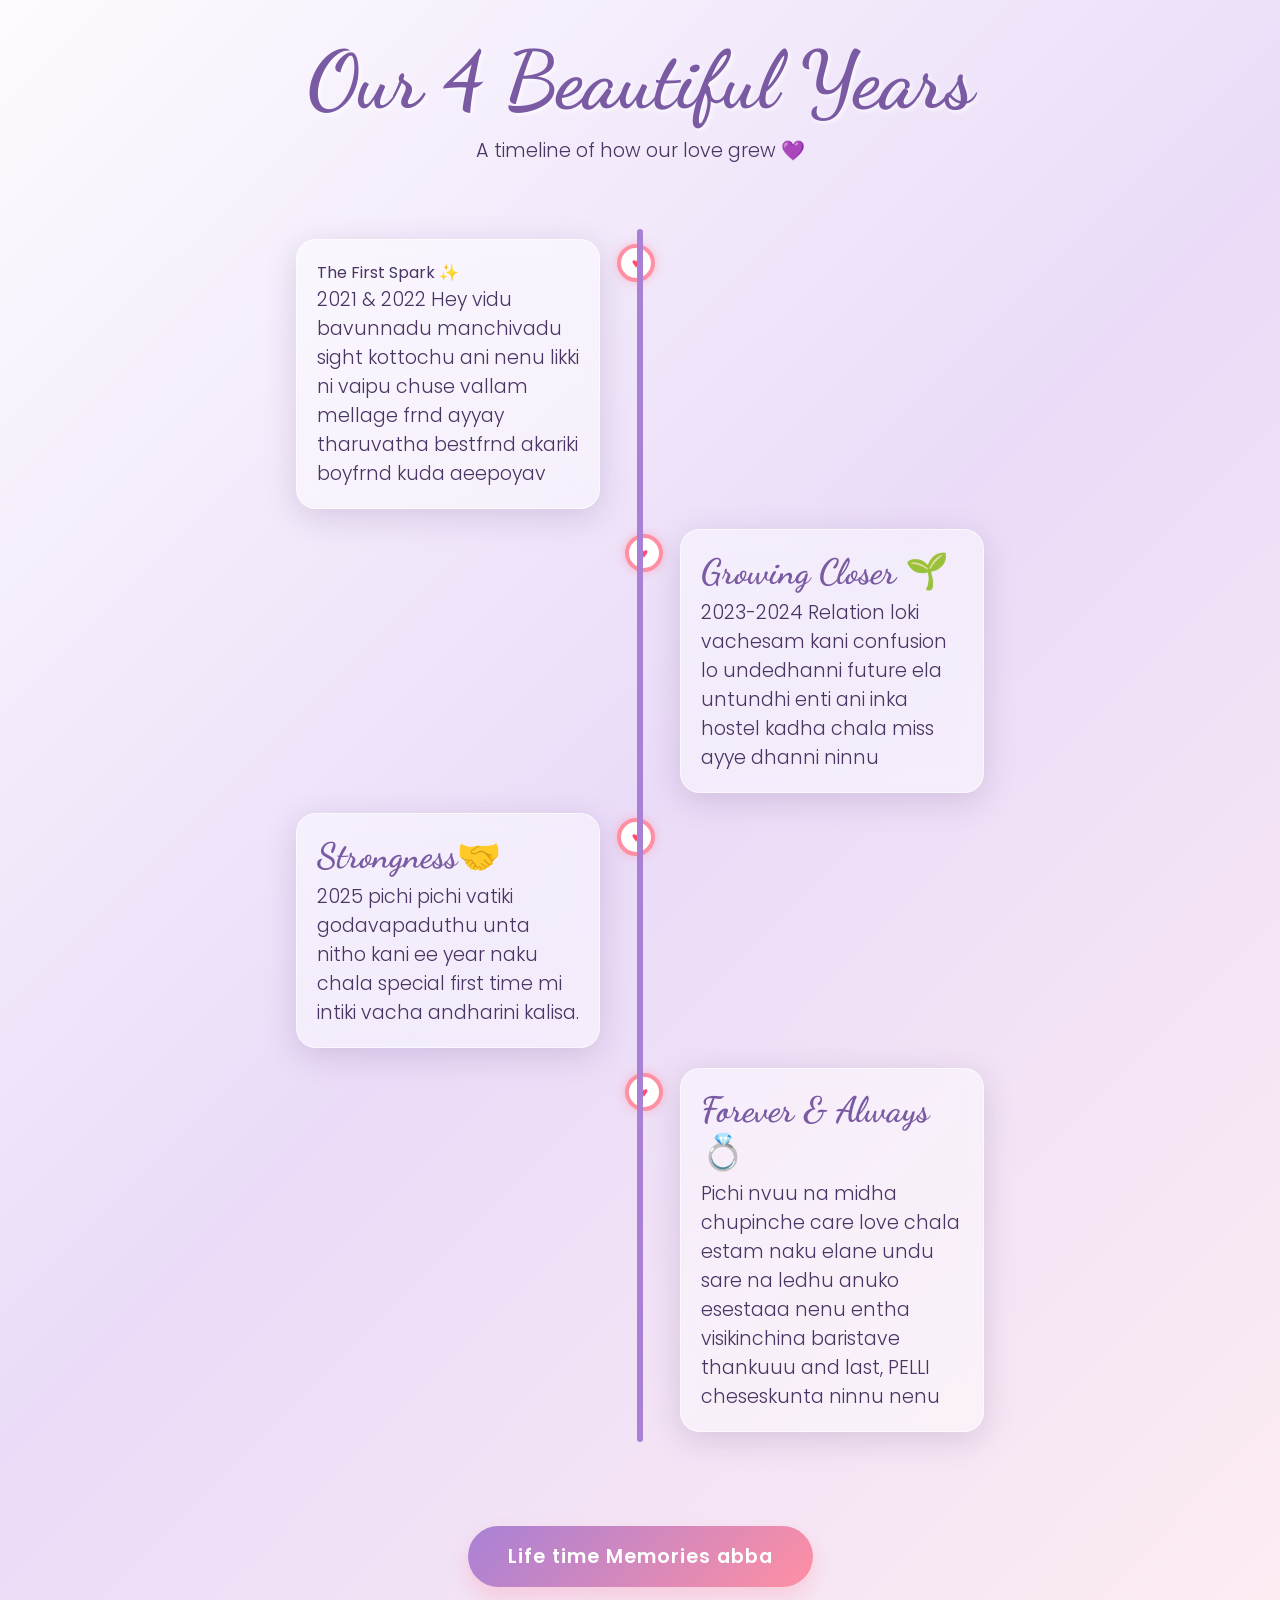
<file: journey.html>
<!DOCTYPE html>
<html lang="en">

<head>
    <meta charset="UTF-8">
    <meta name="viewport" content="width=device-width, initial-scale=1.0">
    <title>Our Best years 💖</title>
    <link rel="stylesheet" href="style.css">
    <link
        href="https://fonts.googleapis.com/css2?family=Dancing+Script:wght@700&family=Poppins:wght@300;400;600&display=swap"
        rel="stylesheet">
</head>

<body class="fade-in">
    <!-- Floating Hearts Container -->
    <div id="hearts-container" class="floating-hearts-bg"></div>

    <main class="journey-container">
        <header class="fade-in-up">
            <h1>Our 4 Beautiful Years</h1>
            <p>A timeline of how our love grew 💜</p>
        </header>

        <div class="timeline">
            <div class="timeline-item left-timeline">
                <div class="timeline-content">
                    <h>The First Spark ✨</h3>
                        <p>2021 & 2022
                            Hey vidu bavunnadu manchivadu sight kottochu ani nenu likki ni vaipu chuse vallam mellage
                            frnd ayyay tharuvatha bestfrnd akariki boyfrnd kuda aeepoyav</p>
                </div>
            </div>

            <div class="timeline-item right-timeline">
                <div class="timeline-content">
                    <h3>Growing Closer 🌱</h3>
                    <p>2023-2024
                        Relation loki vachesam kani confusion lo undedhanni future ela untundhi enti ani inka hostel
                        kadha chala miss ayye dhanni ninnu </p>
                </div>
            </div>

            <div class="timeline-item left-timeline">
                <div class="timeline-content">
                    <h3> Strongness🤝</h3>
                    <p>2025
                        pichi pichi vatiki godavapaduthu unta nitho kani ee year naku chala special first time mi intiki
                        vacha andharini kalisa.</p>
                </div>
            </div>

            <div class="timeline-item right-timeline">
                <div class="timeline-content">
                    <h3>Forever & Always 💍</h3>
                    <p>Pichi nvuu na midha chupinche care love chala estam naku elane undu sare na ledhu anuko esestaaa
                        nenu entha visikinchina baristave thankuuu and last, PELLI cheseskunta ninnu nenu</p>
                </div>
            </div>
        </div>

        <div class="fade-in-up delay-1">
            <button id="toMemoriesBtn" class="premium-button">Life time Memories abba </button>
        </div>
    </main>

    <script src="script.js"></script>
</body>

</html>
</file>
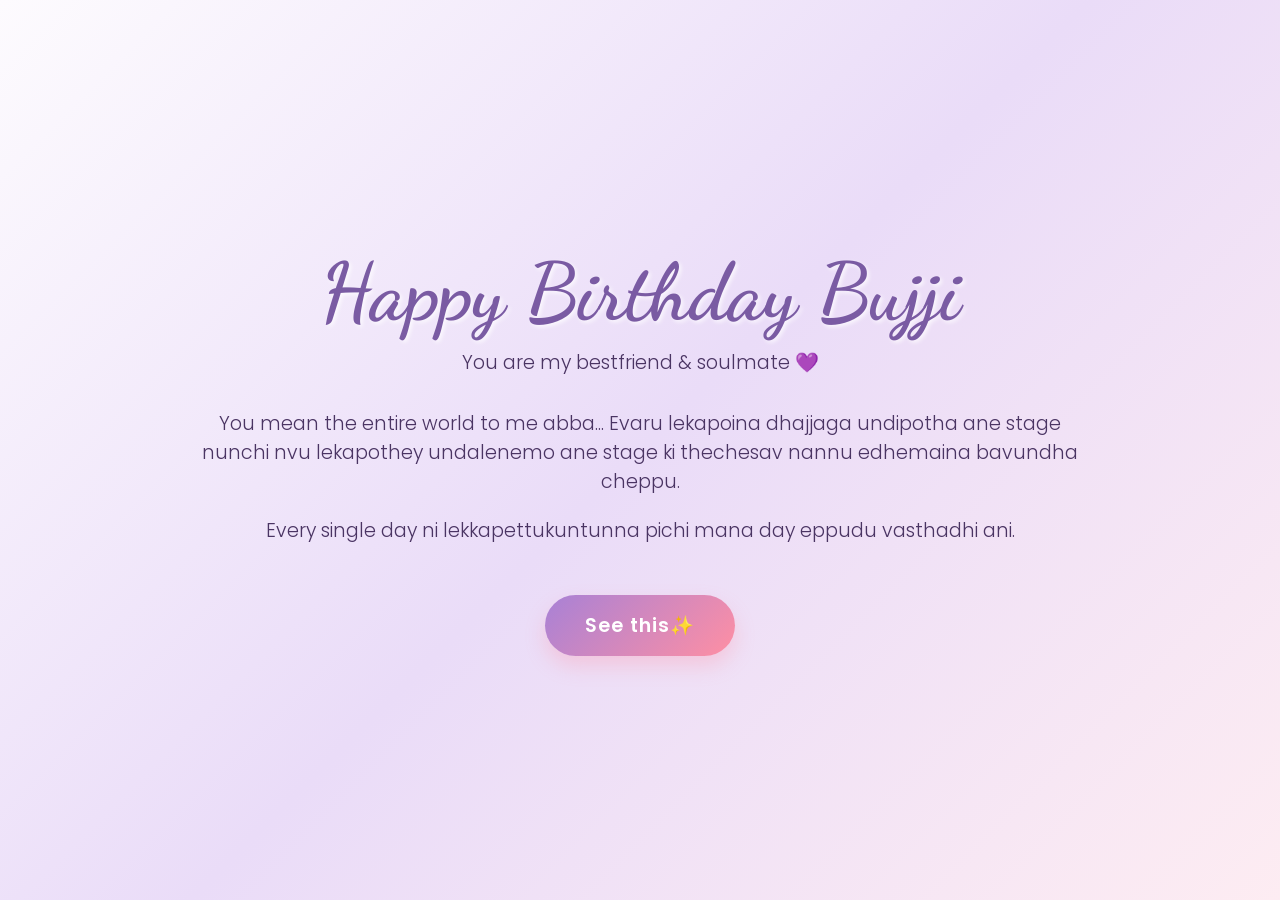
<file: wishes.html>
<!DOCTYPE html>
<html lang="en">

<head>
    <meta charset="UTF-8">
    <meta name="viewport" content="width=device-width, initial-scale=1.0">
    <title>Birthday Wishes💜</title>
    <link rel="stylesheet" href="style.css">
    <link
        href="https://fonts.googleapis.com/css2?family=Dancing+Script:wght@700&family=Poppins:wght@300;400;600&display=swap"
        rel="stylesheet">
</head>

<body class="fade-in">
    <!-- Floating Hearts Container -->
    <div id="hearts-container" class="floating-hearts-bg"></div>

    <main class="landing-container">
        <header class="hero-text fade-in-up">
            <h1>Happy Birthday Bujji</h1>
            <p>You are my bestfriend & soulmate 💜</p>
        </header>

        <div class="action-container fade-in-up delay-1" style="margin-top: 2rem;">
            <p class="message" style="margin-bottom: 20px;">You mean the entire world to me abba... Evaru lekapoina
                dhajjaga undipotha ane stage nunchi nvu lekapothey undalenemo ane stage ki thechesav nannu edhemaina
                bavundha cheppu.</p>
            <p class="message" style="margin-bottom: 30px;">Every single day ni lekkapettukuntunna pichi mana day eppudu
                vasthadhi ani.</p>
            <button id="toJourneyBtn" class="premium-button">See this✨</button>
        </div>
    </main>

    <script src="script.js"></script>
</body>

</html>
</file>
<file: style.css>
/* CSS Reset & Variables */
:root {
    --primary-lavender: #a881d6;
    --dark-lavender: #7a5ba3;
    --light-lavender: #f1e6fc;
    --heart-red: #ff4b72;
    --heart-pink: #ff8fa3;
    --text-dark: #4a3463;
    --text-light: #ffffff;
    --glass-bg: rgba(255, 255, 255, 0.45);
    --glass-border: rgba(255, 255, 255, 0.6);
    --box-shadow: 0 8px 32px 0 rgba(100, 70, 130, 0.2);
    --bg-gradient: linear-gradient(135deg, #fdfbfe 0%, #eadcf8 50%, #fdecf2 100%);
}

* {
    margin: 0;
    padding: 0;
    box-sizing: border-box;
}

body {
    font-family: 'Poppins', sans-serif;
    color: var(--text-dark);
    background: var(--bg-gradient);
    min-height: 100vh;
    overflow-x: hidden;
    position: relative;
    display: flex;
    justify-content: center;
    align-items: center;
    text-align: center;
    transition: opacity 0.6s ease;
}

/* Floating Hearts Background */
.floating-hearts-bg {
    position: fixed;
    top: 0;
    left: 0;
    width: 100%;
    height: 100%;
    pointer-events: none;
    z-index: 0;
    overflow: hidden;
}

.bg-heart {
    position: absolute;
    bottom: -100px;
    width: 20px;
    height: 20px;
    background-color: var(--light-lavender);
    transform: rotate(-45deg);
    animation: floatUp 10s infinite ease-in;
    opacity: 0.6;
}

.bg-heart::before,
.bg-heart::after {
    content: '';
    position: absolute;
    width: 20px;
    height: 20px;
    background-color: inherit;
    border-radius: 50%;
}
.bg-heart::before {
    top: -10px;
    left: 0;
}
.bg-heart::after {
    top: 0;
    left: 10px;
}

@keyframes floatUp {
    0% { transform: translateY(0) rotate(-45deg) scale(0.8); opacity: 0; }
    20% { opacity: 0.6; }
    80% { opacity: 0.4; }
    100% { transform: translateY(-100vh) rotate(-45deg) scale(1.2); opacity: 0; }
}

/* Fast Pink Heart Burst */
.bg-heart.pink-burst {
    background-color: rgba(255, 143, 163, 0.65); /* Pink, beautifully transparent */
    animation: burstUp linear forwards;
    z-index: 10;
    opacity: 0; /* Wait until delay is over */
}

@keyframes burstUp {
    0% { transform: translateY(0) rotate(-45deg) scale(0.5); opacity: 0; }
    10% { opacity: 1; }
    70% { opacity: 0.8; }
    100% { transform: translateY(-120vh) rotate(-45deg) scale(2.0); opacity: 0; }
}

/* Layout Containers */
.landing-container, .journey-container, .gallery-container {
    width: 90%;
    max-width: 900px;
    min-height: 90vh;
    display: flex;
    flex-direction: column;
    justify-content: center;
    align-items: center;
    position: relative;
    z-index: 1;
    padding: 2rem 0;
}

/* Typography */
h1 {
    font-family: 'Dancing Script', cursive;
    font-size: 5rem;
    color: var(--dark-lavender);
    text-shadow: 2px 2px 4px rgba(255, 255, 255, 0.8);
    margin-bottom: 0.5rem;
}

h2 {
    font-family: 'Dancing Script', cursive;
    font-size: 3.5rem;
    color: var(--heart-red);
    margin-bottom: 1rem;
}

p {
    font-size: 1.2rem;
    font-weight: 300;
}

/* Premium Buttons */
.premium-button {
    background: linear-gradient(135deg, var(--primary-lavender) 0%, var(--heart-pink) 100%);
    color: white;
    font-family: 'Poppins', sans-serif;
    font-size: 1.2rem;
    font-weight: 600;
    padding: 1rem 2.5rem;
    border: none;
    border-radius: 50px;
    cursor: pointer;
    box-shadow: 0 10px 20px rgba(255, 143, 163, 0.3);
    transition: all 0.3s cubic-bezier(0.175, 0.885, 0.32, 1.275);
    margin-top: 20px;
    letter-spacing: 1px;
    text-decoration: none;
    display: inline-block;
}

.premium-button:hover {
    transform: translateY(-5px) scale(1.05);
    box-shadow: 0 15px 25px rgba(255, 143, 163, 0.5);
}

/* SVG Animated Teddy Bear */
.animation-stage {
    position: relative;
    width: 100%;
    height: 350px;
    display: flex;
    justify-content: center;
    align-items: center;
    margin: 2rem 0;
}

.svg-teddy {
    width: 250px;
    height: auto;
    filter: drop-shadow(0 15px 25px rgba(255, 75, 114, 0.3));
    animation: gentleFloat 4s ease-in-out infinite;
}

@keyframes gentleFloat {
    0%, 100% { transform: translateY(0) scale(1); }
    50% { transform: translateY(-15px) scale(1.02); }
}

/* CSS Animated Hands & Flowers */
.finale-stage {
    position: relative;
    width: 100%;
    height: 550px; /* Increased to fully fit the photo and exit button */
    margin-top: 3rem;
    overflow: hidden;
    display: none; /* Initially hidden until triggered */
}
.finale-stage.active {
    display: block;
}

.css-hands {
    position: absolute;
    width: 300px;
    height: 200px;
    bottom: 0;
    left: 50%;
    margin-left: -150px;
    transform: translateY(300px);
    transition: transform 1.5s cubic-bezier(0.175, 0.885, 0.32, 1.275), opacity 1s ease;
    z-index: 5;
}

.finale-stage.active .css-hands {
    transform: translateY(0);
}

.css-hands.fade-out-down {
    transform: translateY(300px) !important;
    opacity: 0;
}

.birthday-text {
    position: absolute;
    top: 0;
    left: 0;
    width: 100%;
    text-align: center;
    opacity: 0;
    transform: translateY(-20px);
    transition: all 1s ease;
    z-index: 4;
}
.birthday-text.show {
    opacity: 1;
    transform: translateY(0);
}
.birthday-text.fade-out-up {
    opacity: 0;
    transform: translateY(-40px);
}

.final-photo {
    position: absolute;
    top: 50%;
    left: 50%;
    transform: translate(-50%, -50%) scale(0.5);
    opacity: 0;
    transition: all 1.2s cubic-bezier(0.175, 0.885, 0.32, 1.275);
    pointer-events: none;
    z-index: 10;
}
.final-photo.show {
    transform: translate(-50%, -50%) scale(1);
    opacity: 1;
    pointer-events: auto;
}

.arm {
    width: 50px;
    height: 120px;
    position: absolute;
    bottom: -30px;
    z-index: 1;
    border-radius: 25px;
    box-shadow: inset -5px -5px 15px rgba(0,0,0,0.15);
}

/* Hands coming out of sleeves */
.arm::after {
    content: '';
    position: absolute;
    width: 40px;
    height: 45px;
    background: #f7d6c4;
    top: -20px;
    left: 5px;
    border-radius: 20px 20px 15px 15px;
    box-shadow: inset -2px -5px 8px rgba(0,0,0,0.1);
}

.arm.left {
    left: 50px;
    transform: rotate(25deg);
    background: #e9ecef; /* white sleeve */
}
.arm.right {
    right: 50px;
    transform: rotate(-25deg);
    background: var(--dark-lavender); /* dark lavender sleeve */
}

/* Shape the hands specifically */
.arm.left::after { border-radius: 15px 25px 15px 15px; }
.arm.right::after { border-radius: 25px 15px 15px 15px; }

.flower-bouquet {
    position: absolute;
    bottom: 60px;
    left: 80px;
    width: 140px;
    height: 140px;
    z-index: 2;
    animation: sway 4s infinite ease-in-out;
}

.bouquet-wrap {
    position: absolute;
    bottom: -15px;
    left: 35px;
    width: 70px;
    height: 70px;
    background: #ffcfd2;
    clip-path: polygon(20% 0, 80% 0, 100% 100%, 0% 100%);
    border-radius: 0 0 10px 10px;
    z-index: 4;
    box-shadow: inset -5px 0 10px rgba(0,0,0,0.05);
}

.stem {
    width: 6px;
    height: 80px;
    background: #7cb518;
    position: absolute;
    bottom: 0;
    border-radius: 3px;
}
.stem.s1 { left: 45px; transform: rotate(-15deg); }
.stem.s2 { left: 65px; }
.stem.s3 { left: 85px; transform: rotate(15deg); }

.css-flower {
    position: absolute;
    width: 50px;
    height: 50px;
}
.css-flower.f1 { top: 10px; left: 10px; transform: rotate(-20deg); }
.css-flower.f2 { top: -10px; left: 45px; transform: scale(1.1); }
.css-flower.f3 { top: 15px; left: 80px; transform: rotate(20deg); }

.petal {
    position: absolute;
    width: 25px;
    height: 25px;
    background: var(--heart-pink);
    border-radius: 50% 50% 0 50%;
    transform-origin: bottom right;
}
.petal:nth-child(1) { transform: rotate(0deg); }
.petal:nth-child(2) { transform: rotate(72deg); }
.petal:nth-child(3) { transform: rotate(144deg); }
.petal:nth-child(4) { transform: rotate(216deg); }
.petal:nth-child(5) { transform: rotate(288deg); }

.center {
    position: absolute;
    width: 20px;
    height: 20px;
    background: #ffb703;
    border-radius: 50%;
    top: 15px;
    left: 15px;
    z-index: 5;
}

/* Animations */
/* Animations for the SVG Teddy */
@keyframes heartbeat {
    0%, 100% { transform: scale(1); }
    25% { transform: scale(1.1); }
    50% { transform: scale(1); }
    75% { transform: scale(1.15); }
}
@keyframes sway {
    0%, 100% { transform: rotate(-5deg); }
    50% { transform: rotate(5deg); }
}
@keyframes fadeInUp {
    from { opacity: 0; transform: translateY(30px); }
    to { opacity: 1; transform: translateY(0); }
}

.fade-in-up {
    opacity: 0;
    animation: fadeInUp 1s forwards ease-out;
}
.delay-1 { animation-delay: 0.5s; }
.delay-2 { animation-delay: 1s; }
.delay-3 { animation-delay: 1.5s; }

/* Timeline for Journey Page */
.timeline {
    position: relative;
    max-width: 800px;
    margin: 4rem auto;
    padding: 0 1rem;
}

.timeline::after {
    content: '';
    position: absolute;
    width: 6px;
    background-color: var(--primary-lavender);
    top: 0;
    bottom: 0;
    left: 50%;
    margin-left: -3px;
    border-radius: 10px;
}

.timeline-item {
    padding: 10px 40px;
    position: relative;
    background-color: inherit;
    width: 50%;
    opacity: 0;
    transform: translateY(50px);
    transition: all 0.8s ease-out;
}

.timeline-item.show {
    opacity: 1;
    transform: translateY(0);
}

.timeline-item::after {
    content: '♥';
    position: absolute;
    width: 30px;
    height: 30px;
    right: -15px;
    background-color: white;
    border: 4px solid var(--heart-pink);
    top: 15px;
    border-radius: 50%;
    z-index: 1;
    display: flex;
    justify-content: center;
    align-items: center;
    color: var(--heart-red);
    font-size: 14px;
    box-shadow: 0 0 10px rgba(255, 143, 163, 0.5);
}

.left-timeline { left: 0; }
.right-timeline {
    left: 50%;
}

.right-timeline::after {
    left: -15px;
}

.timeline-content {
    padding: 20px;
    background: var(--glass-bg);
    border: 1px solid var(--glass-border);
    border-radius: 20px;
    box-shadow: var(--box-shadow);
    backdrop-filter: blur(10px);
    text-align: left;
}

.timeline-content h3 {
    color: var(--dark-lavender);
    font-family: 'Dancing Script', cursive;
    font-size: 2.2rem;
    margin-bottom: 5px;
}

/* Gallery / Memories Page */
.photo-grid {
    display: flex;
    flex-wrap: wrap;
    justify-content: center;
    gap: 5rem 3rem; /* Increased vertical gap to prevent overlaps */
    margin: 5rem 0 3rem 0;
}

.polaroid {
    background: white;
    padding: 15px 15px 30px 15px;
    box-shadow: 0 15px 35px rgba(0,0,0,0.1);
    border-radius: 2px;
    transition: transform 0.4s ease, box-shadow 0.4s ease;
    cursor: pointer;
    text-align: center;
    width: 250px;
}

/* Zigzag Horizontal Layout! */
.polaroid:nth-child(odd) { 
    transform: translateY(-40px) rotate(-4deg); 
}

.polaroid:nth-child(even) { 
    transform: translateY(40px) rotate(3deg); 
}

/* Center the middle picture exactly */
.polaroid:nth-child(5) {
    transform: translateY(0) rotate(0deg);
    z-index: 2;
}

.polaroid:hover {
    transform: scale(1.1) rotate(0deg) !important;
    z-index: 10;
    box-shadow: 0 25px 45px rgba(0,0,0,0.25);
}

.photo-placeholder {
    width: 100%;
    height: 250px;
    background: var(--light-lavender);
    display: flex;
    justify-content: center;
    align-items: center;
    margin-bottom: 15px;
    border: 2px dashed var(--primary-lavender);
}

.polaroid .caption {
    font-family: 'Dancing Script', cursive;
    font-size: 1.5rem;
    color: #333;
}

/* Page Transitions Classes */
body.fade-out {
    opacity: 0;
}
body.fade-in {
    opacity: 1;
}

/* Exit Screen */
.exit-screen {
    position: fixed;
    top: 0;
    left: 0;
    width: 100%;
    height: 100%;
    background: var(--text-dark); /* Very dark aesthetic background */
    z-index: 9999;
    display: flex;
    justify-content: center;
    align-items: center;
    opacity: 0;
    pointer-events: none;
    transition: opacity 1.5s ease;
}

.exit-screen.show {
    opacity: 1;
    pointer-events: auto;
}

.bye-text {
    font-family: 'Caveat', cursive;
    font-size: 7rem;
    color: var(--heart-pink);
    text-shadow: 0 0 25px rgba(255, 143, 163, 0.4);
    animation: gentleScale 3s infinite ease-in-out;
    opacity: 0;
    transform: translateY(30px);
    transition: all 1.5s ease 0.5s;
    letter-spacing: 2px;
}

.exit-screen.show .bye-text {
    opacity: 1;
    transform: translateY(0);
}

/* Responsive */
@media (max-width: 768px) {
    .timeline::after {
        left: 31px;
    }
    .timeline-item {
        width: 100%;
        padding-left: 70px;
        padding-right: 25px;
    }
    .timeline-item::after {
        left: 15px;
    }
    .left-timeline::after {
        left: 15px;
    }
    .right-timeline {
        left: 0%;
    }
    h1 {
        font-size: 3.5rem;
    }
}
</file>
